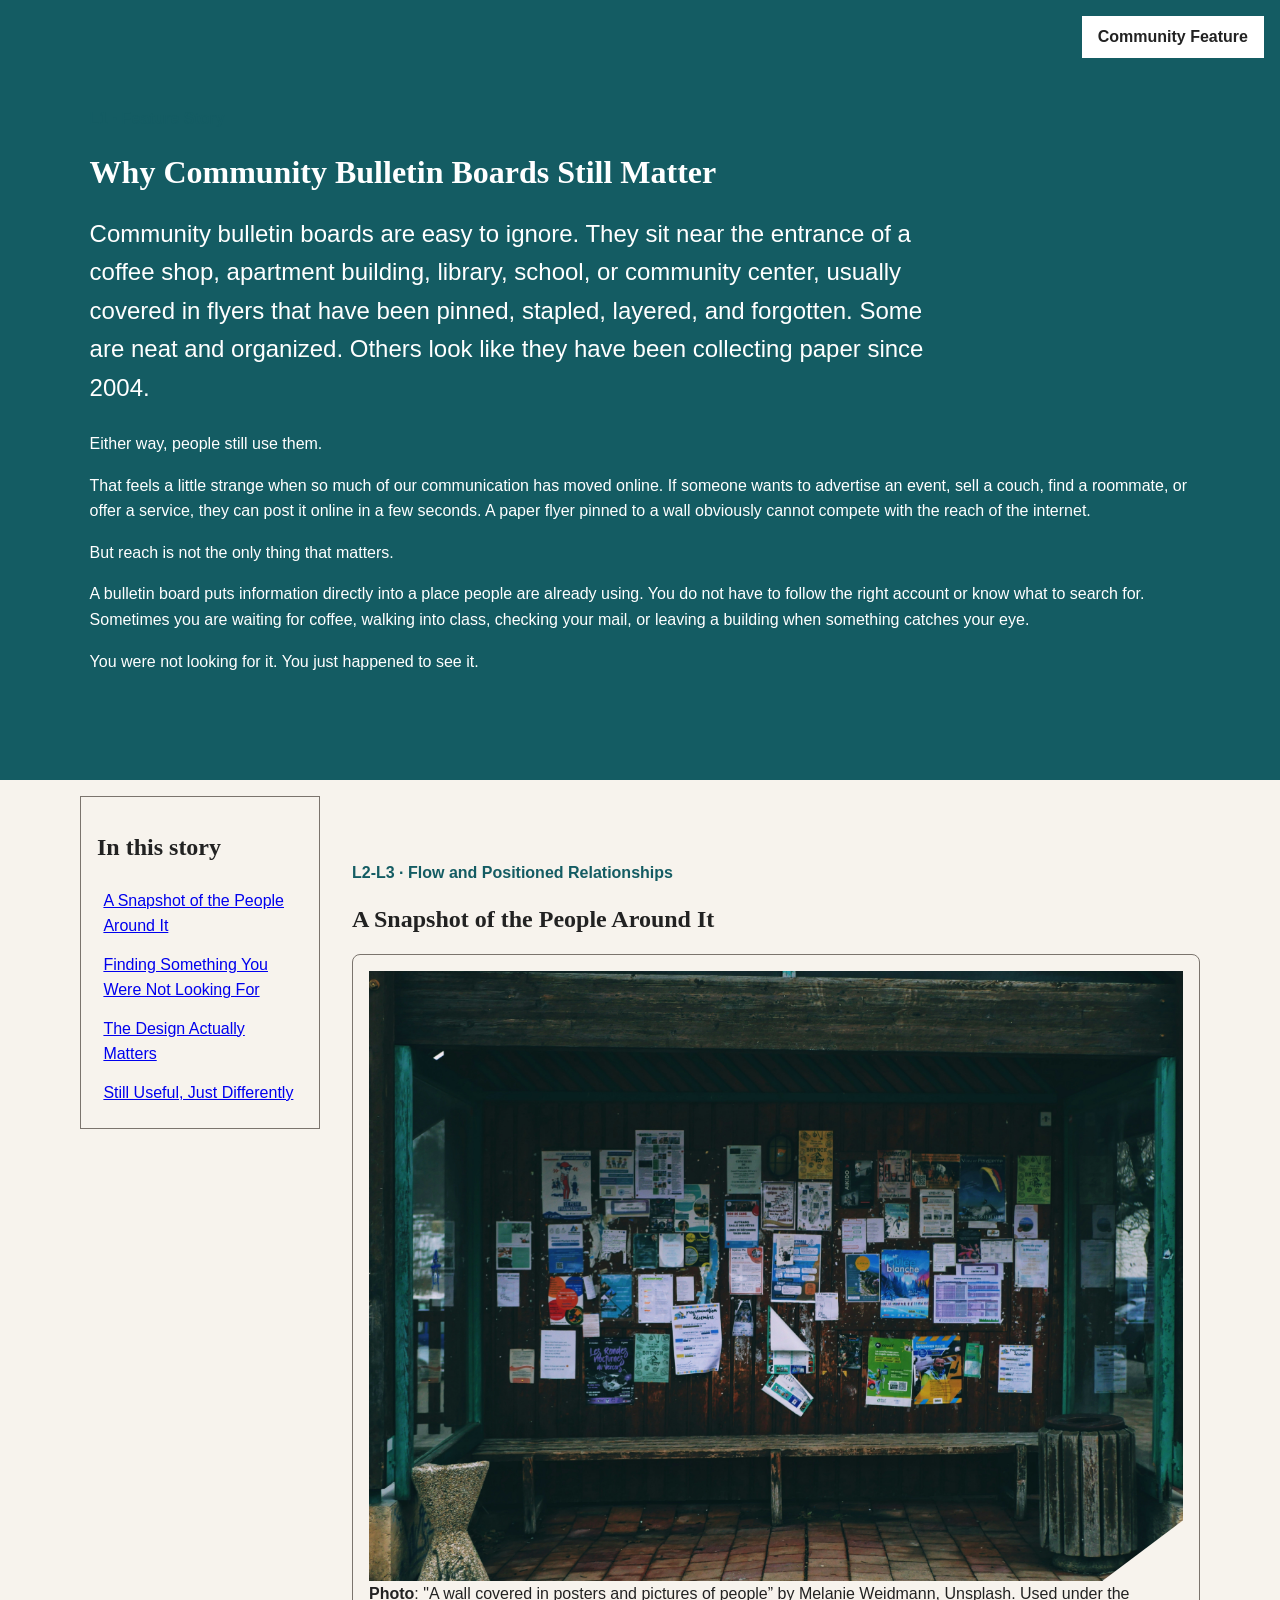
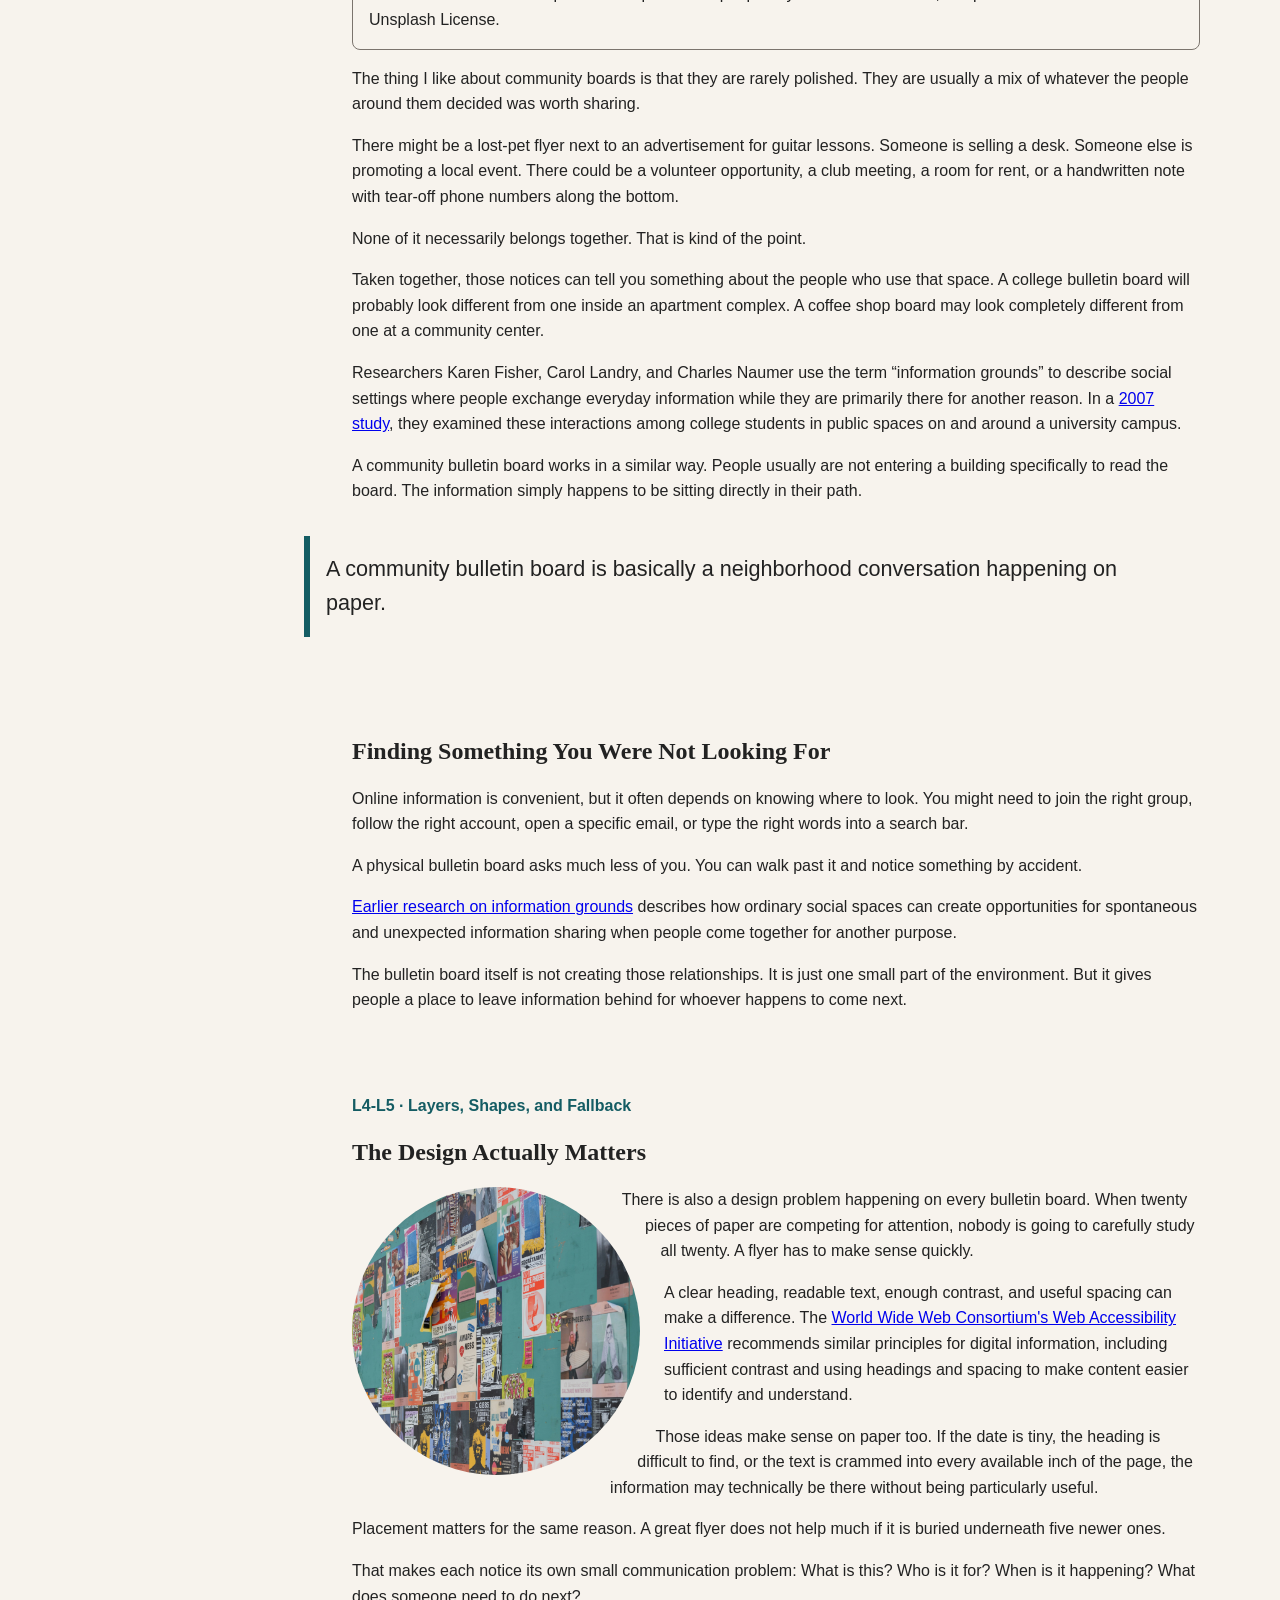
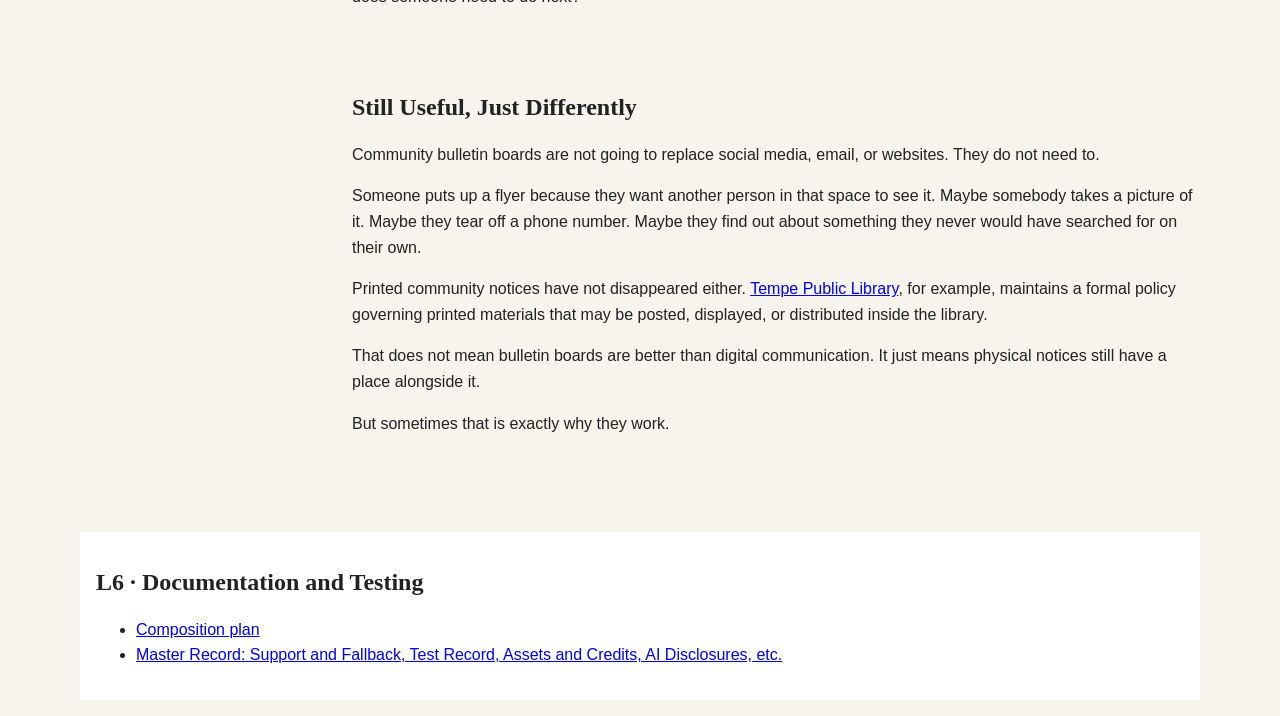
<file: index.html>
<!doctype html>
<html lang="en">
    <head>
        <meta charset="utf-8">
        <meta name="viewport" content="width=device-width,initial-scale=1">
        <title>Pinned in Place</title>
        <link rel="stylesheet" href="styles.css">
    </head>
    <body>
        <header class="feature-header">
            <p class="eyebrow">L1 · Feature Story</p>
            <h1>Why Community Bulletin Boards Still Matter</h1>
                <p class="lede">Community bulletin boards are easy to ignore. They sit near the entrance of a coffee shop, apartment building, library, school, or community center, usually covered in flyers that
                have been pinned, stapled, layered, and forgotten. Some are neat and organized. Others look like they have been collecting paper since 2004.</p>
                <p>
                    Either way, people still use them.
                </p>

                <p>
                    That feels a little strange when so much of our communication has moved online.
                    If someone wants to advertise an event, sell a couch, find a roommate, or offer
                    a service, they can post it online in a few seconds. A paper flyer pinned to a
                    wall obviously cannot compete with the reach of the internet.
                </p>

                <p>
                    But reach is not the only thing that matters.
                </p>

                <p>
                    A bulletin board puts information directly into a place people are already using.
                    You do not have to follow the right account or know what to search for. Sometimes
                    you are waiting for coffee, walking into class, checking your mail, or leaving a
                    building when something catches your eye.
                </p>

                <p>
                    You were not looking for it. You just happened to see it.
                </p>
            <span class="issue-badge">Community Feature</span>
        </header>

        <main>
            <aside class="story-guide">
                <h2>In this story</h2>
                <a href="#snapshot">A Snapshot of the People Around It</a>
                <a href="#discovery">Finding Something You Were Not Looking For</a>
                <a href="#design">The Design Actually Matters</a>
                <a href="#still-useful">Still Useful, Just Differently</a>
            </aside>

            <div class="story-content">
                <section id="snapshot">
                    <p class="eyebrow">L2-L3 · Flow and Positioned Relationships</p>
                    <h2>A Snapshot of the People Around It</h2>

                    <figure class="feature-figure">
                        <img src="community_board.jpg" alt="Bulletin board covered with colorful flyers beside a public bench" width="1000" height="700">
                        <figcaption><strong>Photo</strong>: "A wall covered in posters and pictures of people” by Melanie Weidmann, Unsplash. Used under the Unsplash License.</figcaption>
                    </figure>
                    
                    <p>
                        The thing I like about community boards is that they are rarely polished.
                        They are usually a mix of whatever the people around them decided was worth
                        sharing.
                    </p>

                    <p>
                        There might be a lost-pet flyer next to an advertisement for guitar lessons.
                        Someone is selling a desk. Someone else is promoting a local event. There
                        could be a volunteer opportunity, a club meeting, a room for rent, or a
                        handwritten note with tear-off phone numbers along the bottom.
                    </p>

                    <p>
                        None of it necessarily belongs together. That is kind of the point.
                    </p>

                    <p>
                        Taken together, those notices can tell you something about the people who
                        use that space. A college bulletin board will probably look different from
                        one inside an apartment complex. A coffee shop board may look completely
                        different from one at a community center.
                    </p>

                    <p>
                        Researchers Karen Fisher, Carol Landry, and Charles Naumer use the term
                        “information grounds” to describe social settings where people exchange
                        everyday information while they are primarily there for another reason.
                        In a <a href="https://informationr.net/ir/12-2/paper291.html">2007 study</a>, they examined these interactions among college students
                        in public spaces on and around a university campus.
                    </p>

                    <p>
                        A community bulletin board works in a similar way. People usually are not
                        entering a building specifically to read the board. The information simply
                        happens to be sitting directly in their path.
                    </p>

                    <blockquote class="pull-quote">A community bulletin board is basically a neighborhood conversation happening on paper.</blockquote>
                </section>

                <section id="discovery">
                    <h2>Finding Something You Were Not Looking For</h2>

                    <p>
                        Online information is convenient, but it often depends on knowing where
                        to look. You might need to join the right group, follow the right account,
                        open a specific email, or type the right words into a search bar.
                    </p>

                    <p>
                        A physical bulletin board asks much less of you. You can walk past it and
                        notice something by accident.
                    </p>

                    <p>
                        <a href="https://asistdl.onlinelibrary.wiley.com/doi/10.1002/meet.1450420175">Earlier research on information grounds</a> describes how ordinary social
                        spaces can create opportunities for spontaneous and unexpected information
                        sharing when people come together for another purpose.
                    </p>

                    <p>
                        The bulletin board itself is not creating those relationships. It is just
                        one small part of the environment. But it gives people a place to leave
                        information behind for whoever happens to come next.
                    </p>
                </section>
                
                 <section id="design">
                    <p class="eyebrow">L4-L5 · Layers, Shapes, and Fallback</p>

                    <h2>The Design Actually Matters</h2>

                    <img class="shape-portrait" src="board_of_local_flyers.jpg" alt="Wall densely covered with colorful posters, notices, and photographs" width="600" height="600">

                    <p>
                        There is also a design problem happening on every bulletin board. When
                        twenty pieces of paper are competing for attention, nobody is going to
                        carefully study all twenty. A flyer has to make sense quickly.
                    </p>

                    <p>
                        A clear heading, readable text, enough contrast, and useful spacing can
                        make a difference. The <a href="https://www.w3.org/WAI/tips/designing/">World Wide Web Consortium's Web Accessibility
                        Initiative</a> recommends similar principles for digital information, including
                        sufficient contrast and using headings and spacing to make content easier
                        to identify and understand.
                    </p>

                    <p>
                        Those ideas make sense on paper too. If the date is tiny, the heading is
                        difficult to find, or the text is crammed into every available inch of the
                        page, the information may technically be there without being particularly
                        useful.
                    </p>

                    <p>
                        Placement matters for the same reason. A great flyer does not help much
                        if it is buried underneath five newer ones.
                    </p>

                    <p>
                        That makes each notice its own small communication problem: What is this?
                        Who is it for? When is it happening? What does someone need to do next?
                    </p>
                </section>

                <section id="still-useful">
                    <h2>Still Useful, Just Differently</h2>

                    <p>
                        Community bulletin boards are not going to replace social media, email,
                        or websites. They do not need to.
                    </p>

                    <p>
                        Someone puts up a flyer because they want another person in that space to
                        see it. Maybe somebody takes a picture of it. Maybe they tear off a phone
                        number. Maybe they find out about something they never would have searched
                        for on their own.
                    </p>

                    <p>
                        Printed community notices have not disappeared either. <a href="https://www.tempepubliclibrary.org/more-information/about-us/policies">Tempe Public Library</a>,
                        for example, maintains a formal policy governing printed materials that may
                        be posted, displayed, or distributed inside the library.
                    </p>

                    <p>
                        That does not mean bulletin boards are better than digital communication.
                        It just means physical notices still have a place alongside it.
                    </p>

                    <p>
                        But sometimes that is exactly why they work.
                    </p>
                </section>
            </div>

            <section class="documentation">
                <h2>L6 · Documentation and Testing</h2>
                <ul>
                    <li><a href="composition-plan.html">Composition plan</a></li>
                    <li><a href="master_document.pdf">Master Record: Support and Fallback, Test Record, Assets and Credits, AI Disclosures, etc.</a></li>
                    
                </ul>
            </section>
        </main>
    </body>
</html>
</file>
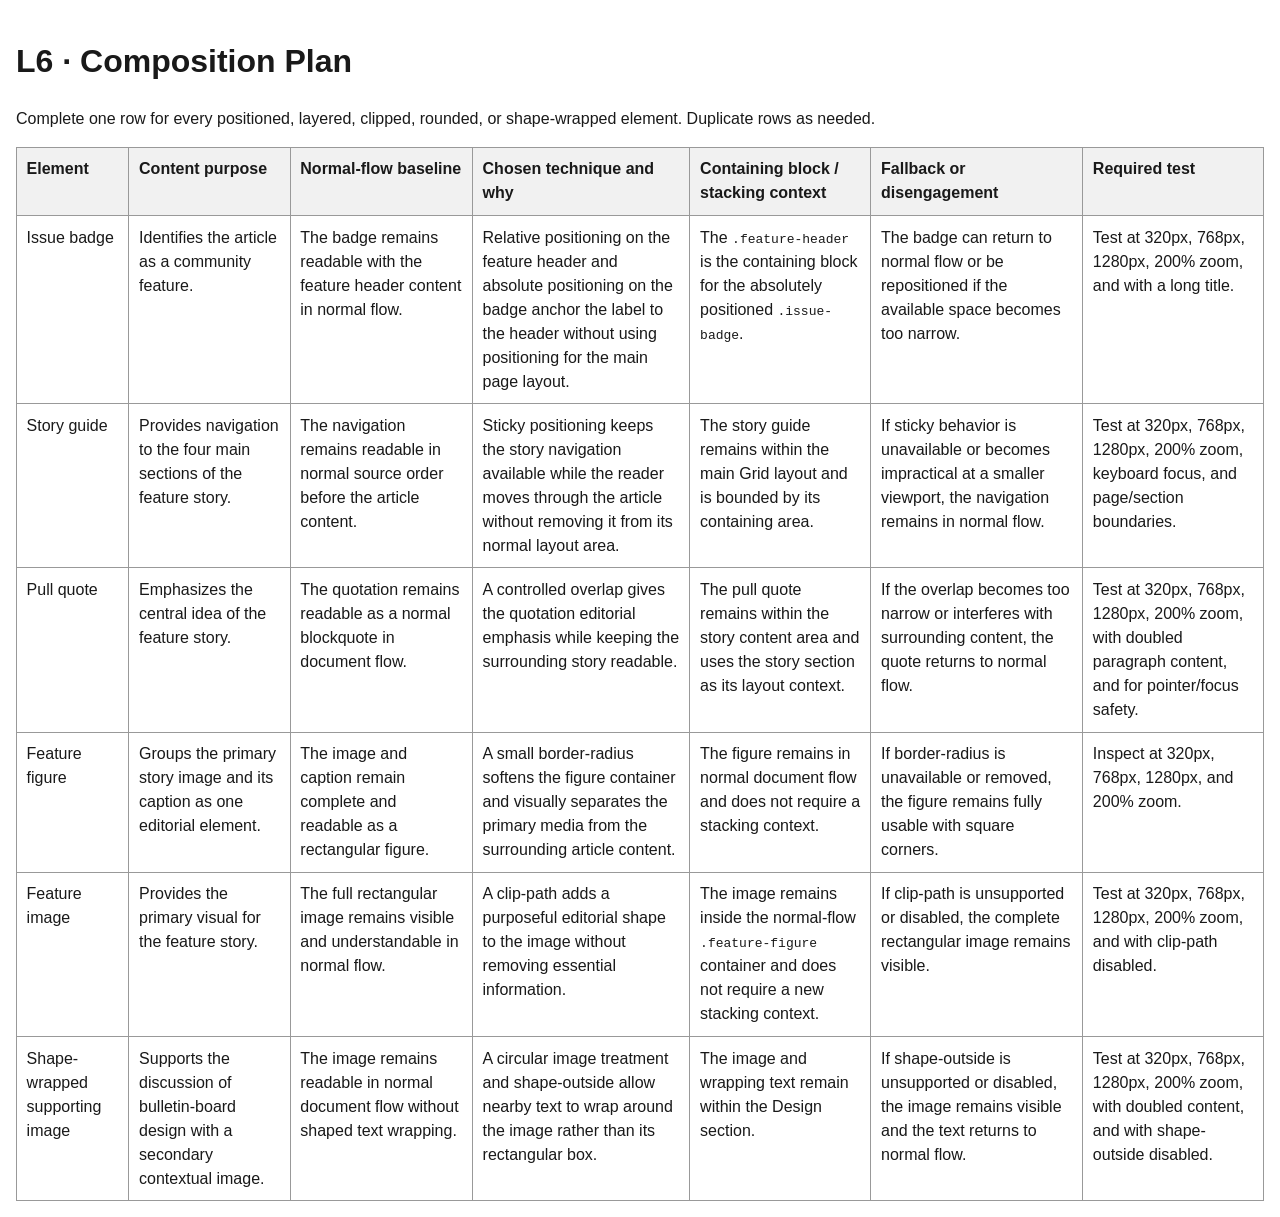
<file: composition-plan.html>
<!doctype html>
<html lang="en">
    <head>
        <meta charset="utf-8">
        <meta name="viewport" content="width=device-width,initial-scale=1">
        <title>Composition Plan</title>
        <style>
            body{
                font-family:Arial,sans-serif;
                line-height:1.5;
                max-width:90rem;
                margin:auto;
                padding:1rem;
                color:#191919;
                }
            table{
                width:100%;
                border-collapse:collapse;
                }
            th,td{
                padding:.6rem;
                border:1px solid #999;
                text-align:left;
                vertical-align:top;
                }
            th{
                background:#f1f1f1;
                }
        </style>
        </head>
        <body>
            <h1>L6 · Composition Plan</h1>
            <p>Complete one row for every positioned, layered, clipped, rounded, or shape-wrapped element. Duplicate rows as needed.</p>
            <table>
                <thead>
                    <tr>
                        <th>Element</th>
                        <th>Content purpose</th>
                        <th>Normal-flow baseline</th>
                        <th>Chosen technique and why</th>
                        <th>Containing block / stacking context</th>
                        <th>Fallback or disengagement</th>
                        <th>Required test</th>
                    </tr>
                </thead>
                <tbody>
                    <tr>
                        <td>Issue badge</td>
                        <td>Identifies the article as a community feature.</td>
                        <td>The badge remains readable with the feature header content in normal flow.</td>
                        <td>Relative positioning on the feature header and absolute positioning on the badge anchor the label to the header without using positioning for the main page layout.</td>
                        <td>The <code>.feature-header</code> is the containing block for the absolutely positioned <code>.issue-badge</code>.</td>
                        <td>The badge can return to normal flow or be repositioned if the available space becomes too narrow.</td>
                        <td>Test at 320px, 768px, 1280px, 200% zoom, and with a long title.</td>
                    </tr>
                    <tr>
                        <td>Story guide</td>
                        <td>Provides navigation to the four main sections of the feature story.</td>
                        <td>The navigation remains readable in normal source order before the article content.</td>
                        <td>Sticky positioning keeps the story navigation available while the reader moves through the article without removing it from its normal layout area.</td>
                        <td>The story guide remains within the main Grid layout and is bounded by its containing area.</td>
                        <td>If sticky behavior is unavailable or becomes impractical at a smaller viewport, the navigation remains in normal flow.</td>
                        <td>Test at 320px, 768px, 1280px, 200% zoom, keyboard focus, and page/section boundaries.</td>
                    </tr>

                    <tr>
                        <td>Pull quote</td>
                        <td>Emphasizes the central idea of the feature story.</td>
                        <td>The quotation remains readable as a normal blockquote in document flow.</td>
                        <td>A controlled overlap gives the quotation editorial emphasis while keeping the surrounding story readable.</td>
                        <td>The pull quote remains within the story content area and uses the story section as its layout context.</td>
                        <td>If the overlap becomes too narrow or interferes with surrounding content, the quote returns to normal flow.</td>
                        <td>Test at 320px, 768px, 1280px, 200% zoom, with doubled paragraph content, and for pointer/focus safety.</td>
                    </tr>

                    <tr>
                        <td>Feature figure</td>
                        <td>Groups the primary story image and its caption as one editorial element.</td>
                        <td>The image and caption remain complete and readable as a rectangular figure.</td>
                        <td>A small border-radius softens the figure container and visually separates the primary media from the surrounding article content.</td>
                        <td>The figure remains in normal document flow and does not require a stacking context.</td>
                        <td>If border-radius is unavailable or removed, the figure remains fully usable with square corners.</td>
                        <td>Inspect at 320px, 768px, 1280px, and 200% zoom.</td>
                    </tr>

                    <tr>
                        <td>Feature image</td>
                        <td>Provides the primary visual for the feature story.</td>
                        <td>The full rectangular image remains visible and understandable in normal flow.</td>
                        <td>A clip-path adds a purposeful editorial shape to the image without removing essential information.</td>
                        <td>The image remains inside the normal-flow <code>.feature-figure</code> container and does not require a new stacking context.</td>
                        <td>If clip-path is unsupported or disabled, the complete rectangular image remains visible.</td>
                        <td>Test at 320px, 768px, 1280px, 200% zoom, and with clip-path disabled.</td>
                    </tr>

                    <tr>
                        <td>Shape-wrapped supporting image</td>
                        <td>Supports the discussion of bulletin-board design with a secondary contextual image.</td>
                        <td>The image remains readable in normal document flow without shaped text wrapping.</td>
                        <td>A circular image treatment and shape-outside allow nearby text to wrap around the image rather than its rectangular box.</td>
                        <td>The image and wrapping text remain within the Design section.</td>
                        <td>If shape-outside is unsupported or disabled, the image remains visible and the text returns to normal flow.</td>
                        <td>Test at 320px, 768px, 1280px, 200% zoom, with doubled content, and with shape-outside disabled.</td>
                    </tr>
                </tbody>
            </table>
        </body>
        </html>
</file>
<file: styles.css>
:root{
    --color-teal:#145c63;
    --color-cream:#f7f3ed;
    --color-charcoal:#222222;
    --color-warm-gray:#6b625c;
    --color-border-dark:#7b746d;
    --color-green:#2f6b3b;
    --color-red:#b42318;
    --color-white:#ffffff;

    --color-text:var(--color-charcoal);
    --color-muted:var(--color-warm-gray);
    --color-background:var(--color-cream);
    --color-border:var(--color-border-dark);
    --color-action:var(--color-teal);
    --color-on-action:var(--color-white);
    --color-focus:var(--color-teal);
    --color-success:var(--color-green);
    --color-error:var(--color-red);

    --space-2:.5rem;
    --space-3:1rem;
    --space-4:1.5rem;
    --space-5:2rem;

    --measure-text:65ch;

    --radius-small:.25rem;
    --radius-medium:.5rem;

    --font-body:Arial,Helvetica,sans-serif;
    --font-display:Georgia,"Times New Roman",serif;
    --text-body:1rem;
    --text-large:1.5rem;

    --layer-base:0;
    --layer-raised:10;
    --layer-sticky:20;
    --layer-overlay:30;
}

*,*::before,*::after{
    box-sizing:border-box;
}

html{
    scroll-behavior:smooth;
}

body{
    margin:0;
    color:var(--color-text);
    background:var(--color-background);
    font-family: var(--font-body);
    font-size: var(--text-body);
    line-height:1.6;
}

h1,
h2,
h3{
    font-family:var(--font-display);
    line-height:1.2;
}

.feature-header{
    position:relative;
    padding:clamp(2rem,7vw,6rem);
    background:var(--color-action);
    color:var(--color-on-action);
}

.eyebrow{
    color:var(--color-teal);
    font-weight:700;
}

.lede{
    max-width:var(--measure-text);
    font-size:var(--text-large);
}

.issue-badge{
    position:absolute;
    inset-block-start:var(--space-3);
    inset-inline-end:var(--space-3);
    padding:var(--space-2) var(--space-3);
    background:var(--color-white);
    color:var(--color-text);
    font-weight:700;
}

main{
    display:grid;
    gap:var(--space-5);
    max-width:72rem;
    margin:auto;
    padding:var(--space-3);
}

.story-content{
    min-width:0;
}

.story-content section{
    display:flow-root;
    margin-block:3rem;
    scroll-margin-block-start:6rem;
}

.story-guide{
    align-self:start;
    padding:1rem;
    border:1px solid var(--color-border);
}

.story-guide a{
    display:block;
    padding:.4rem;
}

.feature-figure{
    position:relative;
    margin:0;
    padding:var(--space-3);
    border:1px solid var(--color-border);
    border-radius: var(--radius-medium);
}

img{
    display:block;
    max-width:100%;
    height:auto;
}

.pull-quote{
    margin:var(--space-5);
    padding:var(--space-3);
    border-inline-start:.4rem solid var(--color-action);
    font-size:1.35rem;
}

.shape-portrait{
    width:min(40%,18rem);
    aspect-ratio: 1;
    object-fit: cover;
    margin: 0 var(--space-4) var(--space-3) 0;
    border-radius:50%;
}

.documentation{
    grid-column:1/-1;
    padding:1rem;
    background:var(--color-white);
}

@media (min-width:60rem){
    main{
        grid-template-columns:15rem minmax(0,1fr);
    }

    .story-guide{
        position:sticky;
        inset-block-start:var(--space-3);
        z-index: var(--layer-sticky);
    }

    .pull-quote{
        position:relative;
        margin-inline-start:-3rem;
        background:var(--color-background);
        z-index:var(--layer-raised);
    }


    @supports (shape-outside:circle(50%)){
        .shape-portrait{
            float:inline-start;
            shape-outside:circle(50%);
            shape-margin:var(--space-3);}
        }
    }

    @supports (clip-path:polygon(0 0)){
        .feature-figure img{
            clip-path:polygon(0 0,100% 0,100% 90%,90% 100%, 0 100%);}
        }

        :focus-visible{
            outline:.2rem solid var(--color-focus);
            outline-offset:.2rem;
        }
</file>
